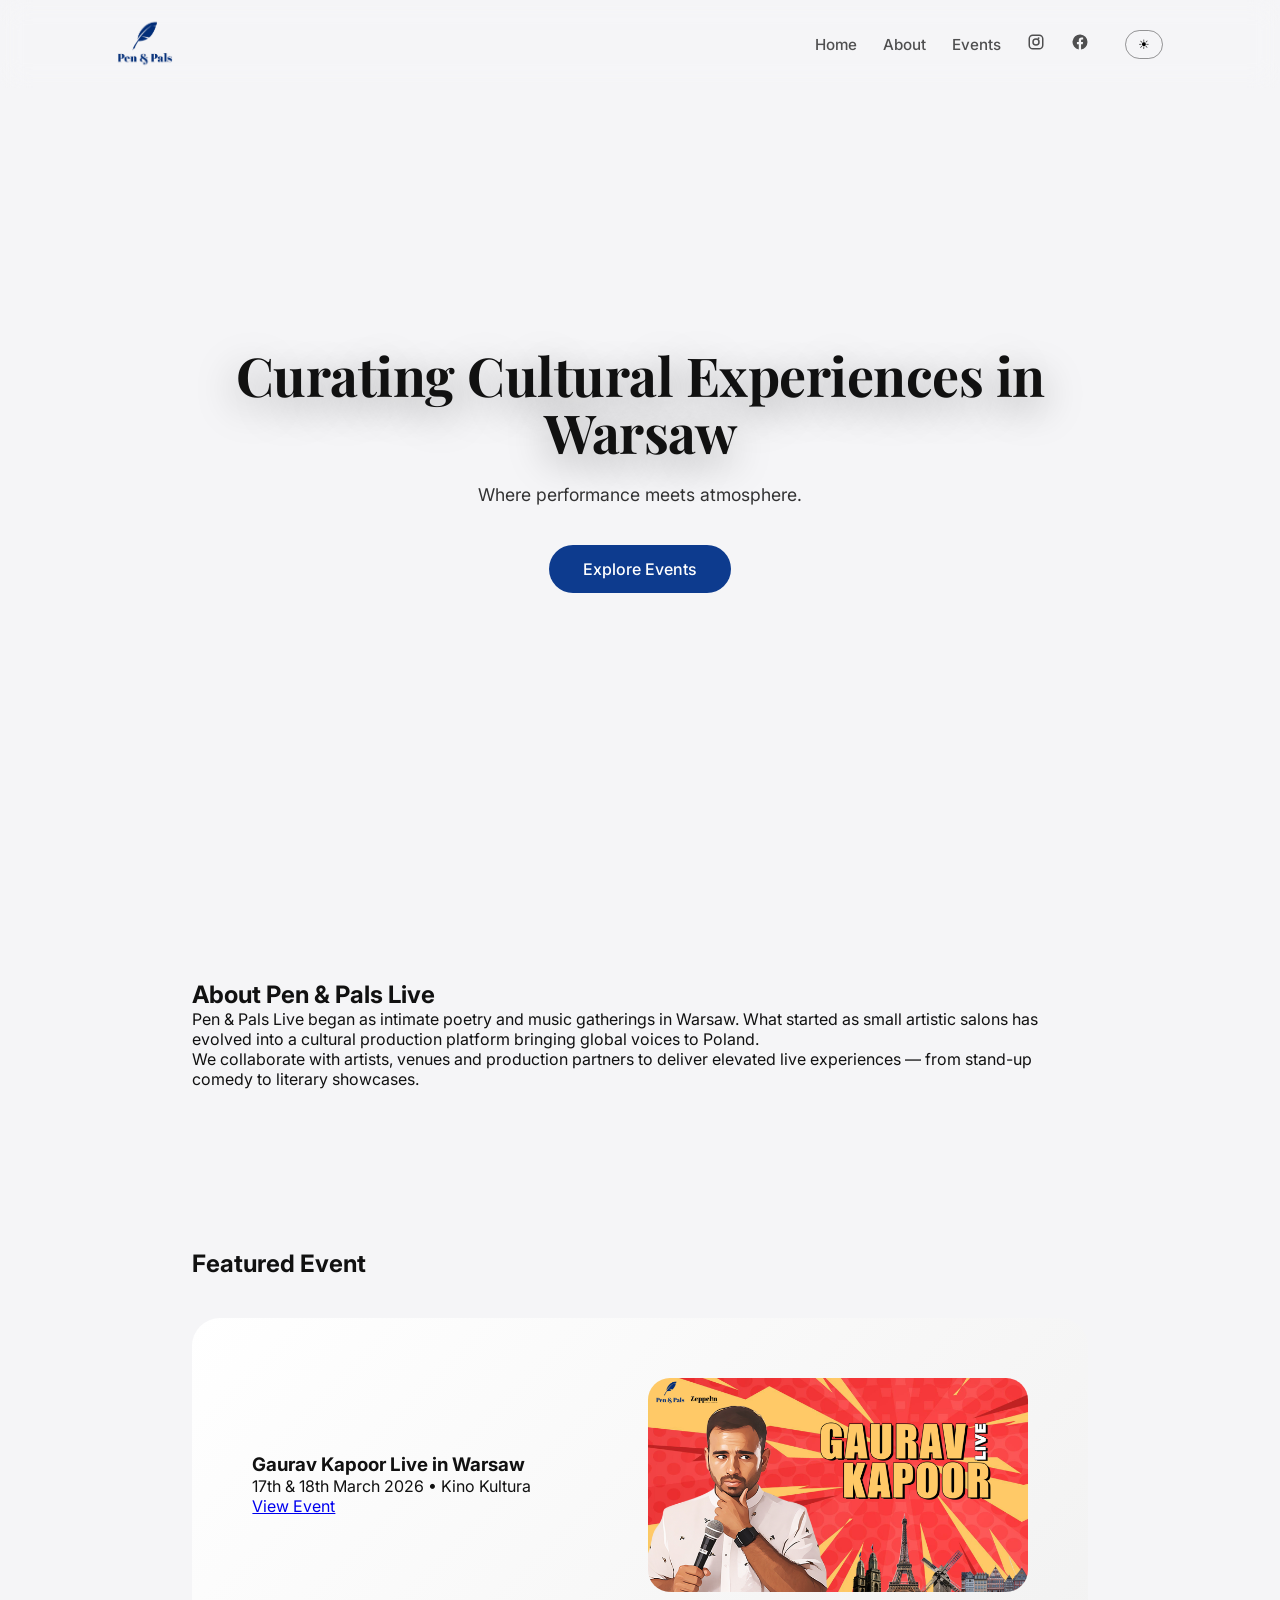
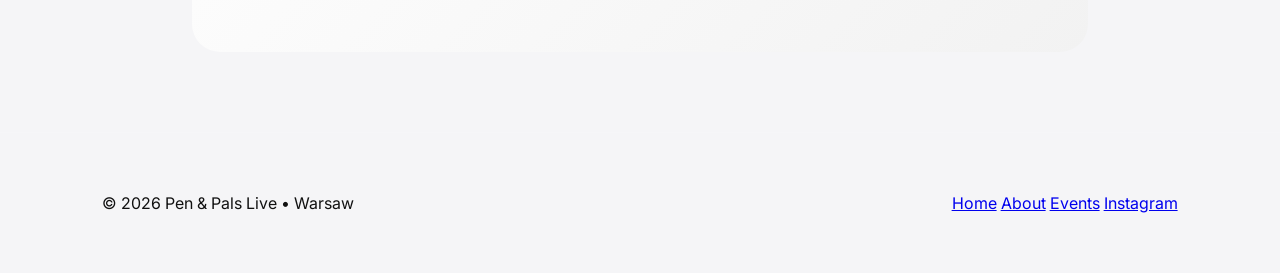
<file: index.html>
<!DOCTYPE html>
<html lang="en">
<head>
  <meta charset="UTF-8">
  <title>Pen & Pals Live | Cultural Experiences in Warsaw</title>
  <meta name="viewport" content="width=device-width, initial-scale=1.0">
  <meta name="description" content="Pen & Pals Live curates premium cultural experiences in Warsaw. Poetry, music, comedy and global performances.">

  <link rel="stylesheet" href="style.css">
  <link href="https://fonts.googleapis.com/css2?family=Playfair+Display:wght@500;600;700&family=Inter:wght@300;400;500;600&display=swap" rel="stylesheet">
</head>

<body class="light">

<div id="header-placeholder"></div>

<!-- HERO -->
<section class="brand-hero">
  <div class="brand-hero-content">
    <h1>Curating Cultural Experiences in Warsaw</h1>
    <p>Where performance meets atmosphere.</p>
    <a href="#events" class="btn-primary">Explore Events</a>
  </div>
</section>

<!-- ABOUT -->
<section id="about" class="brand-section">
  <h2>About Pen & Pals Live</h2>
  <p>
    Pen & Pals Live began as intimate poetry and music gatherings in Warsaw.
    What started as small artistic salons has evolved into a cultural production
    platform bringing global voices to Poland.
  </p>
  <p>
    We collaborate with artists, venues and production partners to deliver
    elevated live experiences — from stand-up comedy to literary showcases.
  </p>
</section>

<!-- EVENTS -->
<section id="events" class="brand-section alt">
  <h2>Featured Event</h2>

 <div class="event-feature-card">

  <div class="event-card-content">
    <h3>Gaurav Kapoor Live in Warsaw</h3>
    <p>17th & 18th March 2026 • Kino Kultura</p>
    <a href="gaurav-kapoor-live-warsaw/">View Event</a>
  </div>

  <div class="event-card-image">
    <img src="assets/gaurav.jpeg" alt="Gaurav Kapoor Live Poster">
  </div>

</div>
</section>

<div id="footer-placeholder"></div>

<script src="script.js"></script>
</body>
</html>
</file>
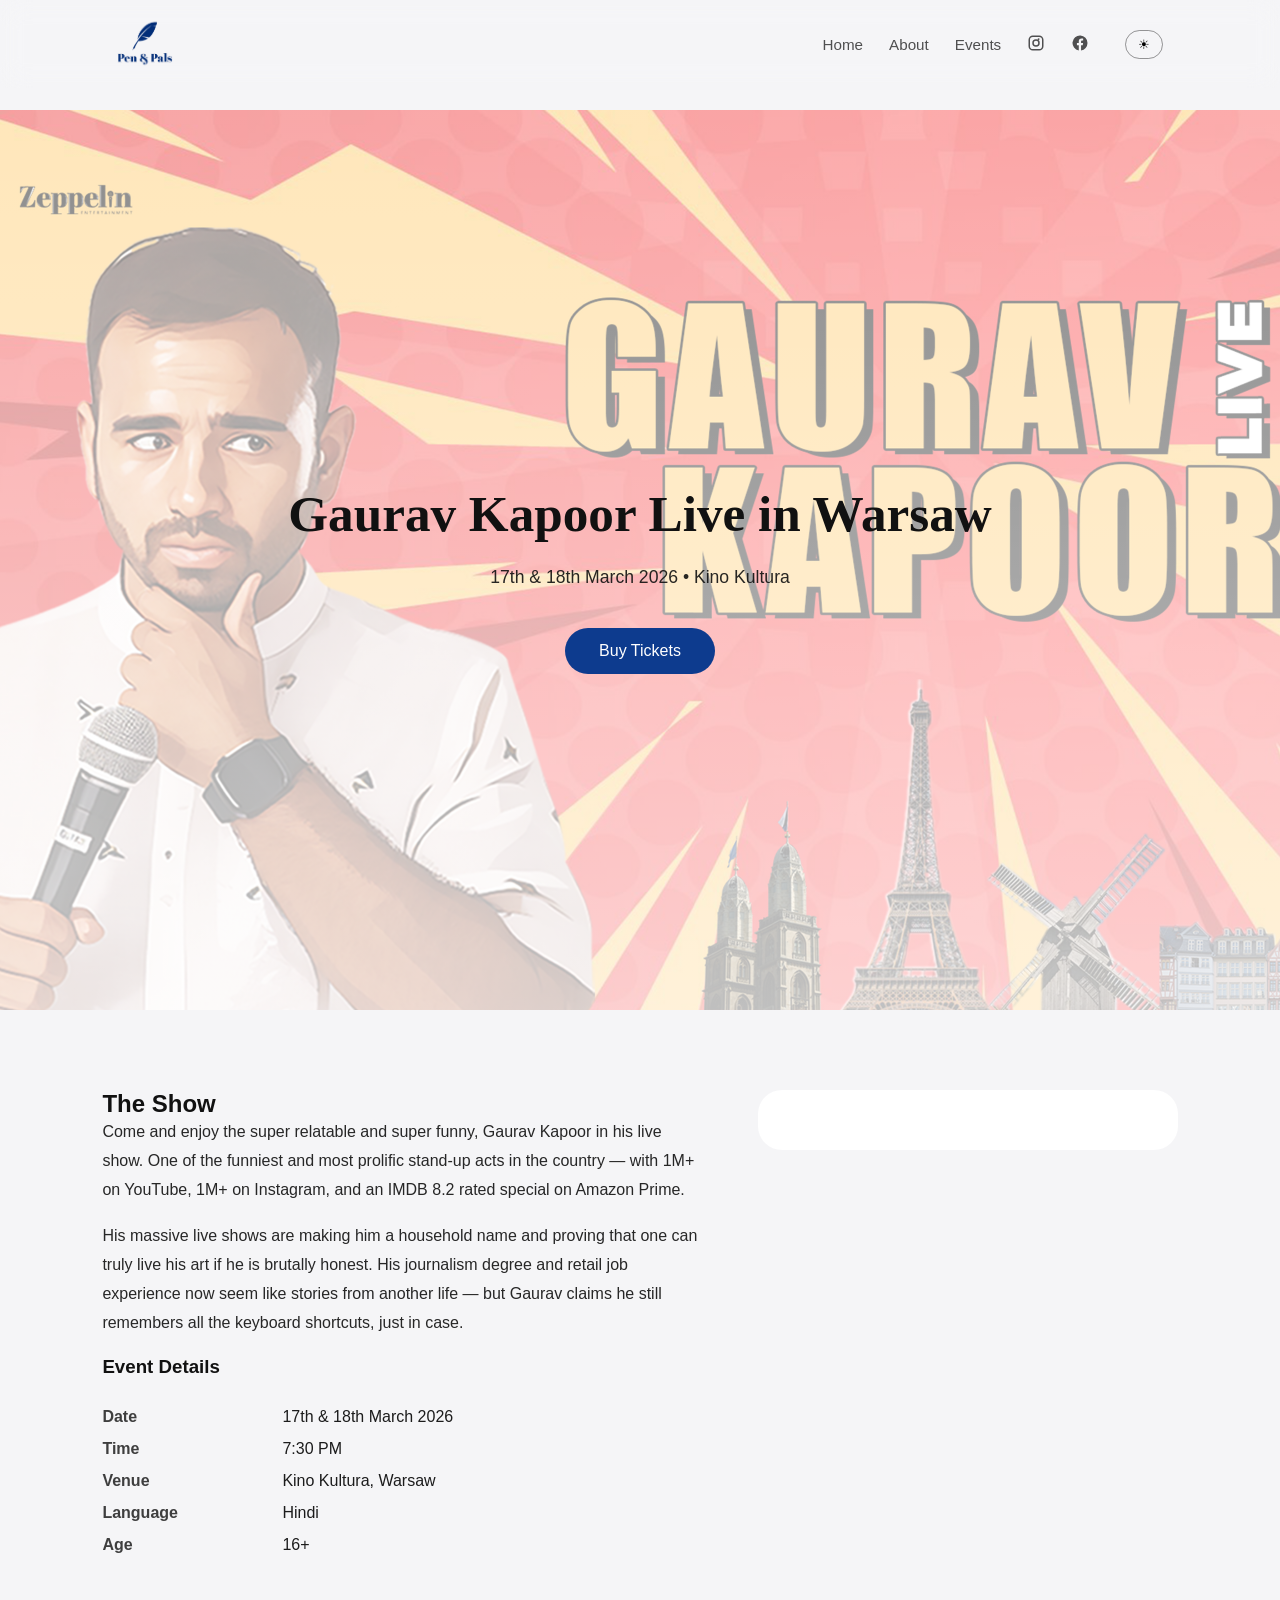
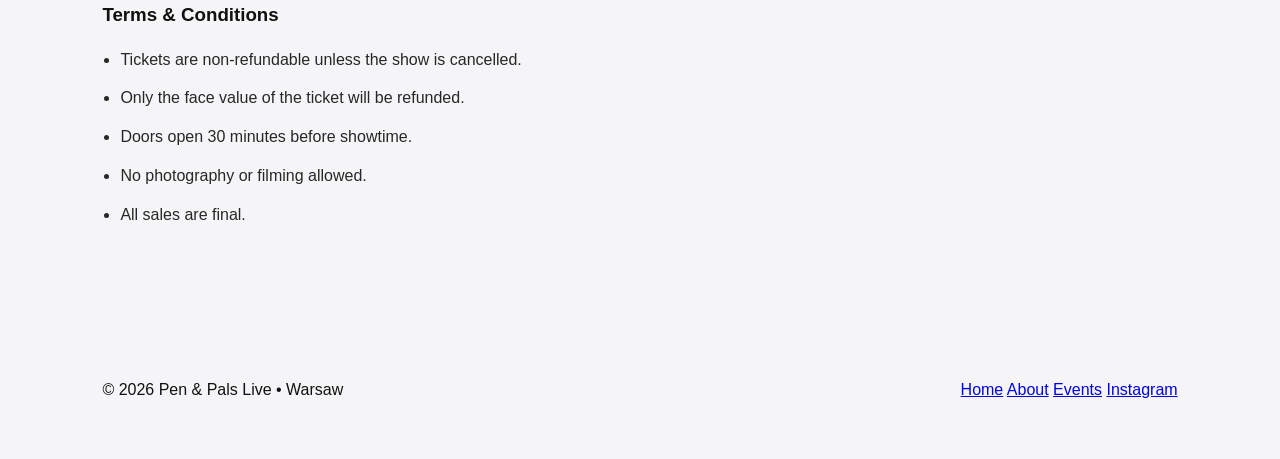
<file: gaurav-kapoor-live-warsaw/index.html>
<!DOCTYPE html>
<html>
  <meta name="viewport" content="width=device-width, initial-scale=1.0">
<head>
  <meta charset="UTF-8">
  <title>Gaurav Kapoor Live in Warsaw</title>
  <link rel="stylesheet" href="../style.css">
</head>
<body class="light">

<div id="header-placeholder"></div>

<main>

<section class="hero">
  <div>
    <h1>Gaurav Kapoor Live in Warsaw</h1>
    <p>17th & 18th March 2026 • Kino Kultura</p>
    <a href="#tickets" class="btn-primary">Buy Tickets</a>
  </div>
</section>

<section class="event-section">
  <div class="event-container">

    <div class="event-left">

      <h2>The Show</h2>

      <div class="show-description">
        <p>
          Come and enjoy the super relatable and super funny, Gaurav Kapoor in his live show.
          One of the funniest and most prolific stand-up acts in the country —
          with 1M+ on YouTube, 1M+ on Instagram, and an IMDB 8.2 rated special on Amazon Prime.
        </p>

        <p>
          His massive live shows are making him a household name and proving that one can
          truly live his art if he is brutally honest. His journalism degree and retail job
          experience now seem like stories from another life — but Gaurav claims he still
          remembers all the keyboard shortcuts, just in case.
        </p>
      </div>

      <h3>Event Details</h3>

      <div class="event-details">
        <div class="event-label">Date</div>
        <div class="event-value">17th & 18th March 2026</div>

        <div class="event-label">Time</div>
        <div class="event-value">7:30 PM</div>

        <div class="event-label">Venue</div>
        <div class="event-value">Kino Kultura, Warsaw</div>

        <div class="event-label">Language</div>
        <div class="event-value">Hindi</div>

        <div class="event-label">Age</div>
        <div class="event-value">16+</div>
      </div>

      <h3 class="terms-title">Terms & Conditions</h3>

      <ul class="terms-list">
        <li>Tickets are non-refundable unless the show is cancelled.</li>
        <li>Only the face value of the ticket will be refunded.</li>
        <li>Doors open 30 minutes before showtime.</li>
        <li>No photography or filming allowed.</li>
        <li>All sales are final.</li>
      </ul>

    </div>

    <div class="event-right" id="tickets">
      <div class="ticket-box">
        <div class="ot-iframe"
          data-ot-url="https://shop.weeztix.com/d052f29c-0bde-11f1-a9cb-7e126431635e"
          data-ot-guid="d052f29c-0bde-11f1-a9cb-7e126431635e">
        </div>
      </div>
    </div>

  </div>
</section>

</main>

<div id="footer-placeholder"></div>

<script src="https://v1.widget.shop.weeztix.com/injector.js"></script>
<script src="../script.js"></script>

</body>
</html>
</file>
<file: style.css>
/* =========================
   VARIABLES
========================= */

:root {
  --blue: #0d3b8e;
  --dark-bg: #0a0a0f;
  --light-bg: #f5f5f7;
}

/* =========================
   RESET
========================= */

* {
  margin: 0;
  padding: 0;
  box-sizing: border-box;
}

body {
  font-family: 'Inter', sans-serif;
  transition: background 0.3s ease, color 0.3s ease;
}

body.dark {
  background: var(--dark-bg);
  color: #ffffff;
}

body.light {
  background: var(--light-bg);
  color: #111111;
}

/* =========================
   FIX HEADER OFFSET
========================= */

main {
  padding-top: 110px;
}

/* =========================
   HEADER
========================= */

/* =========================
   HEADER LAYOUT FIX
========================= */

header {
  position: fixed;
  top: 0;
  width: 100%;
  backdrop-filter: blur(14px);
  z-index: 1000;
}

.header-inner {
  max-width: 1200px;
  margin: 0 auto;
  padding: 16px 6%;
  display: flex;
  align-items: center;
  justify-content: space-between; /* key fix */
}

.logo-container img {
  height: 56px;
  display: flex;
  transition: transform 0.3s ease;
  align-items: center;
  flex-shrink: 0; /* prevents compression */
}
.logo-container img {
  height: 56px;
  display: block;
  transition: transform 0.3s ease;
}

.main-nav {
  display: flex;
  align-items: center;
  gap: 26px;
   
}

.main-nav a {
  text-decoration: none;
  font-weight: 500;
  font-size: 0.95rem;
  opacity: 0.85;
   white-space: nowrap;
}

@media (max-width: 768px) {

  .header-inner {
    padding: 14px 5%;
  }

  .main-nav {
    gap: 16px;
  }

  .logo-container img {
    height: 48px;
  }

}

body.dark .main-nav a {
  color: rgba(255,255,255,0.9);
}

body.light .main-nav a {
  color: rgba(0,0,0,0.8);
}

#theme-toggle {
  margin-left: 10px;
  padding: 6px 12px;
  border-radius: 20px;
  cursor: pointer;
  background: transparent;
  border: 1px solid rgba(255,255,255,0.4);
  color: white;
}

body.light #theme-toggle {
  border: 1px solid rgba(0,0,0,0.4);
  color: black;
}

/* =========================
   HERO (HOME)
========================= */

.brand-hero {
  min-height: 100vh;
  padding: 180px 20px 140px;
  display: flex;
  align-items: center;
  justify-content: center;
  text-align: center;
}

.brand-hero-content {
  max-width: 900px;
  margin: 0 auto;
}

.brand-hero h1 {
  font-family: 'Playfair Display', serif;
  font-size: clamp(2.2rem, 4.2vw, 3.4rem);
  line-height: 1.05;
  letter-spacing: -0.5px;
  margin-bottom: 24px;
 
  text-shadow: 0 10px 40px rgba(0,0,0,0.4);

}
.brand-hero p {
  font-size: 1.1rem;
  opacity: 0.85;
  margin-bottom: 40px;
}

.brand-hero .btn-primary {
  display: inline-block;
}

.brand-section {
  padding: 80px 8%;
  max-width: 1100px;
  margin: auto;
}

/* =========================
   FEATURE CARD (HOME)
========================= */

.event-feature-card {
  background: linear-gradient(135deg, #111, #1a1a1f);
  padding: 60px;
  border-radius: 28px;
  margin-top: 40px;
  display: flex;
  align-items: center;
  justify-content: space-between;
  gap: 40px;
}

body.light .event-feature-card {
  background: linear-gradient(135deg, #ffffff, #f2f2f2);
}

/* Larger feature image */

.event-card-image {
  flex: 0 0 380px; /* larger desktop image */
}

.event-card-image img {
  width: 100%;
  height: auto;
  border-radius: 22px;
  display: block;
}

@media (max-width: 1000px) {

  .event-feature-card {
    flex-direction: column;
    text-align: center;
    padding: 40px 24px;
  }

  .event-card-image {
    width: 100%;
    max-width: 100%;
    flex: none;
    margin-top: 30px;
  }

  .event-card-image img {
    width: 100%;
    border-radius: 20px;
  }

}




/* =========================
   GLOBAL BUTTON
========================= */

.btn-primary {
  background: var(--blue);
  color: white;
  padding: 14px 34px;
  border-radius: 40px;
  text-decoration: none;
  display: inline-block;
  font-weight: 500;
  transition: all 0.3s ease;
}

.btn-primary:hover {
  transform: translateY(-3px);
  box-shadow: 0 20px 40px rgba(13,59,142,0.35);
}

/* =========================
   EVENT PAGE HERO
========================= */
/* =========================
   EVENT HERO
========================= */

.hero {
  min-height: 100vh;
  padding: 160px 20px 120px;
  display: flex;
  align-items: center;
  justify-content: center;
  text-align: center;
  background-size: cover;
  background-position: center;
}

/* DARK MODE */
body.dark .hero {
  background-image:
    linear-gradient(to bottom, rgba(0,0,0,0.75), rgba(0,0,0,0.9)),
    url("/assets/gaurav.jpeg");
}

/* LIGHT MODE */
body.light .hero {
  background-image:
    linear-gradient(to bottom, rgba(255,255,255,0.55), rgba(255,255,255,0.75)),
    url("/assets/gaurav.jpeg");
}

.hero > div {
  max-width: 900px;
}

.hero h1 {
  font-family: 'Playfair Display', serif;
  font-size: clamp(2rem, 4vw, 3.2rem);
  line-height: 1.1;
  max-width: 900px;
  margin: 0 auto 24px;
}

.hero p {
  font-size: 1.1rem;
  opacity: 0.9;
  margin-bottom: 40px;
}


/* =========================
   EVENT PAGE LAYOUT
========================= */

.event-section {
  padding: 80px 8%;
}

.event-container {
  max-width: 1200px;
  margin: 0 auto;
  display: flex;
  gap: 60px;
}

.event-left {
  flex: 1;
}

.event-right {
  flex: 0 0 420px;
}

.event-details {
  margin-top: 30px;
  display: grid;
  grid-template-columns: 160px 1fr;
  row-gap: 14px;
  column-gap: 20px;
}

.event-label {
  font-weight: 600;
  opacity: 0.8;
}

.event-value {
  opacity: 0.95;
}

.ticket-box {
  background: #111;
  padding: 30px;
  border-radius: 24px;
}

body.light .ticket-box {
  background: #ffffff;
}

/* =========================
   FOOTER
========================= */

.site-footer {
  padding: 60px 8%;
  border-top: 1px solid rgba(255,255,255,0.08);
}

.footer-inner {
  max-width: 1100px;
  margin: auto;
  display: flex;
  justify-content: space-between;
}

/* =========================
   RESPONSIVE
========================= */

@media (max-width: 1000px) {
  .event-container {
    flex-direction: column;
  }

  .event-feature-card {
    flex-direction: column;
    text-align: center;
  }
}


/* Show description spacing */

.show-description p {
  margin-bottom: 18px;
  line-height: 1.8;
  opacity: 0.9;
  max-width: 680px;
}

/* Terms styling */

.terms-title {
  margin-top: 50px;
  margin-bottom: 20px;
}

.terms-list {
  padding-left: 18px;
  line-height: 1.8;
  opacity: 0.9;
  max-width: 680px;
}

.terms-list li {
  margin-bottom: 10px;
}


/* =========================
   MOBILE TYPOGRAPHY FIX
========================= */

@media (max-width: 768px) {

    .hero {
    padding: 140px 20px 100px;
  }
   /* Hero title */
  .hero h1,
  .brand-hero h1 {
    font-size: 2.1rem;
    line-height: 1.2;
  }

  /* Hero subtitle */
  .hero p,
  .brand-hero p {
    font-size: 1.05rem;
  }

  /* Section headings */
  .event-section h2,
  .event-section h3,
  .brand-section h2 {
    font-size: 1.4rem;
  }

  /* Body paragraph text */
  .event-section p,
  .brand-section p {
    font-size: 1.05rem;
    line-height: 1.75;
  }

  /* Event details grid text */
  .event-value {
    font-size: 1.05rem;
  }

  .event-label {
    font-size: 0.95rem;
  }

  /* Terms list */
  .terms-list li {
    font-size: 1.05rem;
    line-height: 1.8;
  }

  /* Buttons */
  .btn-primary {
    padding: 14px 28px;
    font-size: 1rem;
  }

}

/* =========================
   MOBILE WIDGET WIDTH FIX
========================= */

@media (max-width: 768px) {

  .event-section {
    padding: 40px 4%;
  }

  .event-container {
    gap: 40px;
  }

  .event-right {
    flex: 1;
  }

  .ticket-box {
    padding: 16px;
    border-radius: 18px;
       box-shadow: 0 30px 60px rgba(0,0,0,0.25);

  }

}
</file>
